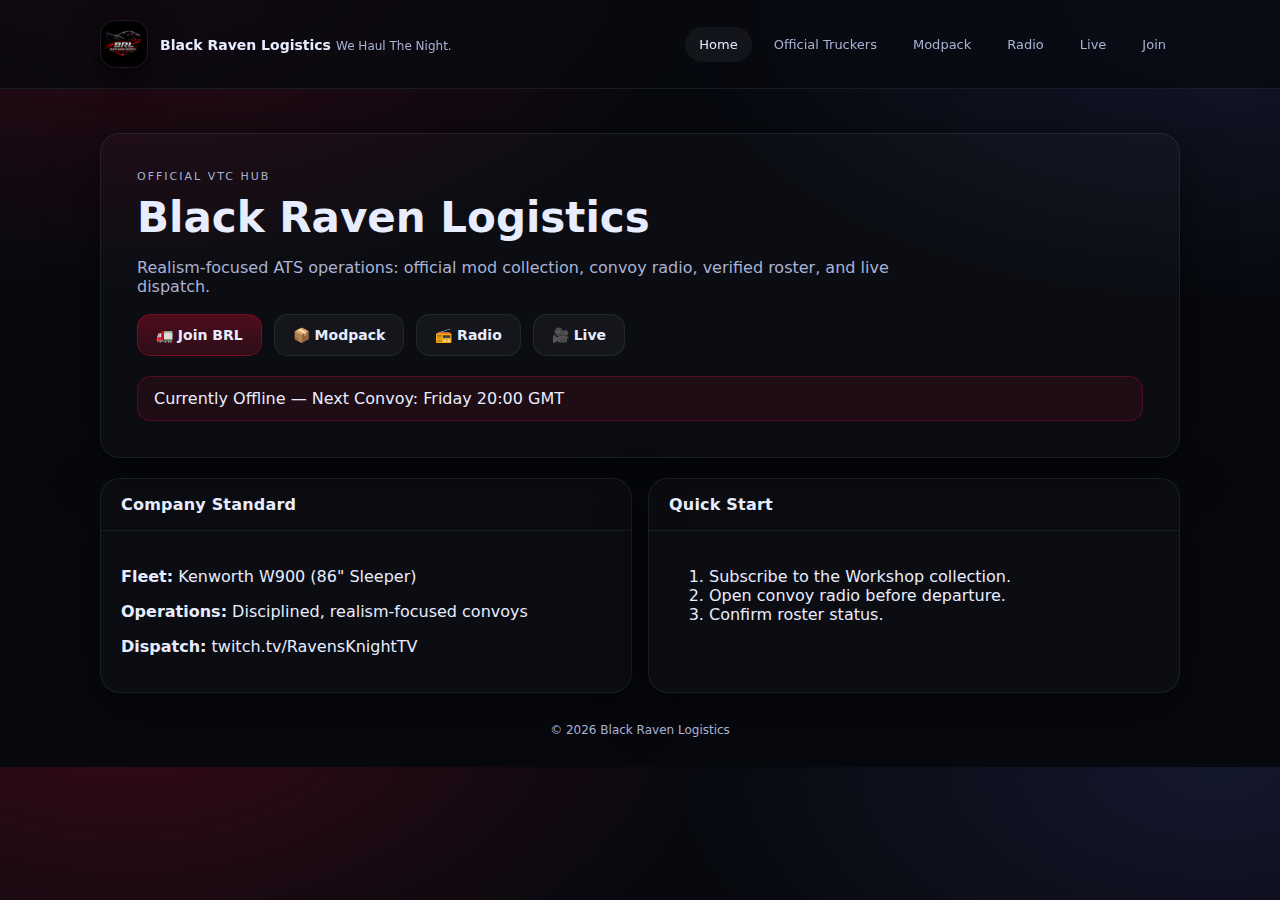
<file: index.html>
<!doctype html>
<html>
<head>
<meta charset="utf-8"/>
<meta name="viewport" content="width=device-width, initial-scale=1"/>
<title>Black Raven Logistics</title>
<link rel="stylesheet" href="style.css"/>
</head>
<body>

<header class="topbar">
<div class="container nav">
<a class="brand" href="index.html">
<div class="logoMark">
<img src="brl-bg.png" alt="BRL Logo">
</div>
<div class="brandTitle">
<b>Black Raven Logistics</b>
<span>We Haul The Night.</span>
</div>
</a>

<nav class="menu">
<a href="index.html">Home</a>
<a href="truckers.html">Official Truckers</a>
<a href="modpack.html">Modpack</a>
<a href="radio.html">Radio</a>
<a href="live.html">Live</a>
<a href="join.html">Join</a>
</nav>
</div>
</header>

<main class="container">

<section class="hero">
<div class="heroInner">
<div class="kicker">Official VTC Hub</div>
<h1 class="h1">Black Raven Logistics</h1>
<p class="sub">
Realism-focused ATS operations: official mod collection, convoy radio, verified roster, and live dispatch.
</p>

<div class="ctaRow">
<a class="btn primary" href="join.html">🚛 Join BRL</a>
<a class="btn" href="modpack.html">📦 Modpack</a>
<a class="btn" href="radio.html">📻 Radio</a>
<a class="btn" href="live.html">🎥 Live</a>
</div>

<div class="notice">
Currently Offline — Next Convoy: Friday 20:00 GMT
</div>
</div>
</section>

<section class="grid">
<div class="card span6">
<div class="cardHeader"><h2>Company Standard</h2></div>
<div class="cardBody">
<p><b>Fleet:</b> Kenworth W900 (86" Sleeper)</p>
<p><b>Operations:</b> Disciplined, realism-focused convoys</p>
<p><b>Dispatch:</b> twitch.tv/RavensKnightTV</p>
</div>
</div>

<div class="card span6">
<div class="cardHeader"><h2>Quick Start</h2></div>
<div class="cardBody">
<ol>
<li>Subscribe to the Workshop collection.</li>
<li>Open convoy radio before departure.</li>
<li>Confirm roster status.</li>
</ol>
</div>
</div>
</section>

<div class="footer">© <span id="year"></span> Black Raven Logistics</div>
</main>

<script src="site.js"></script>
</body>
</html>
</file>
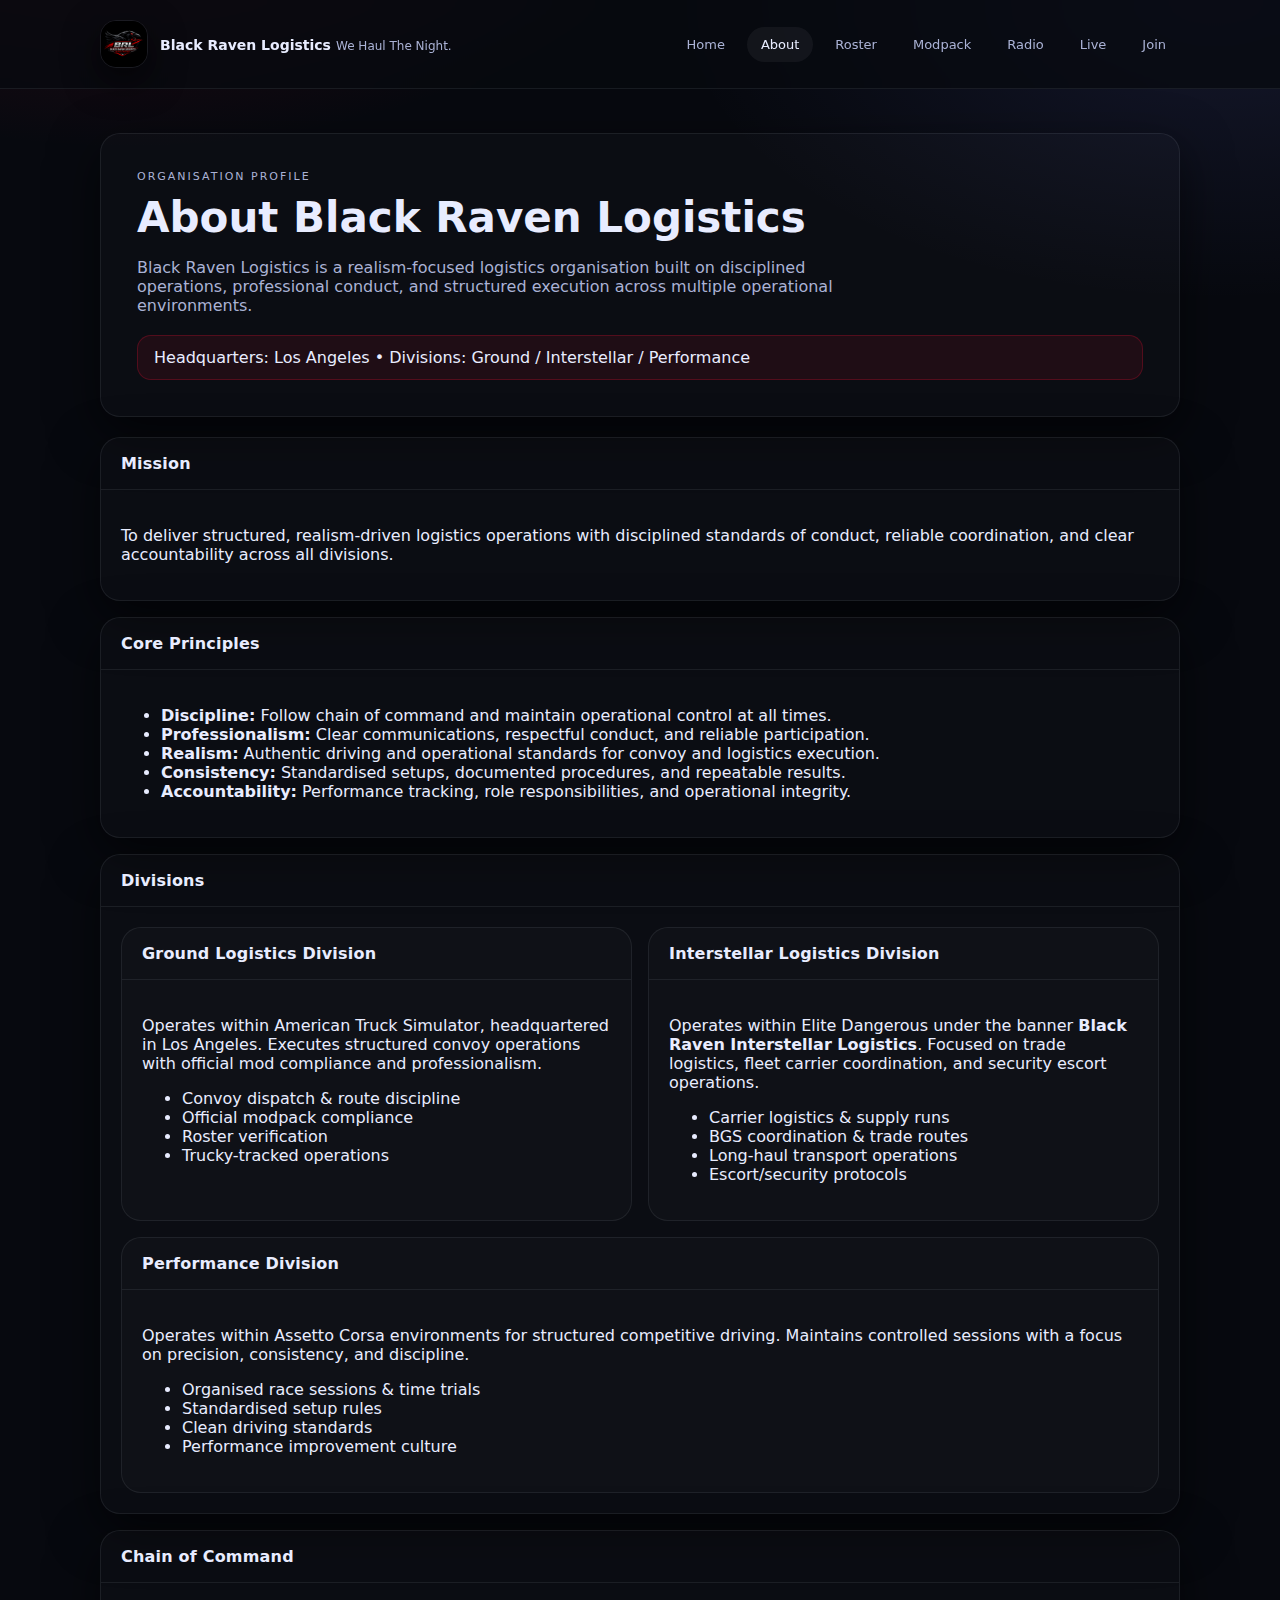
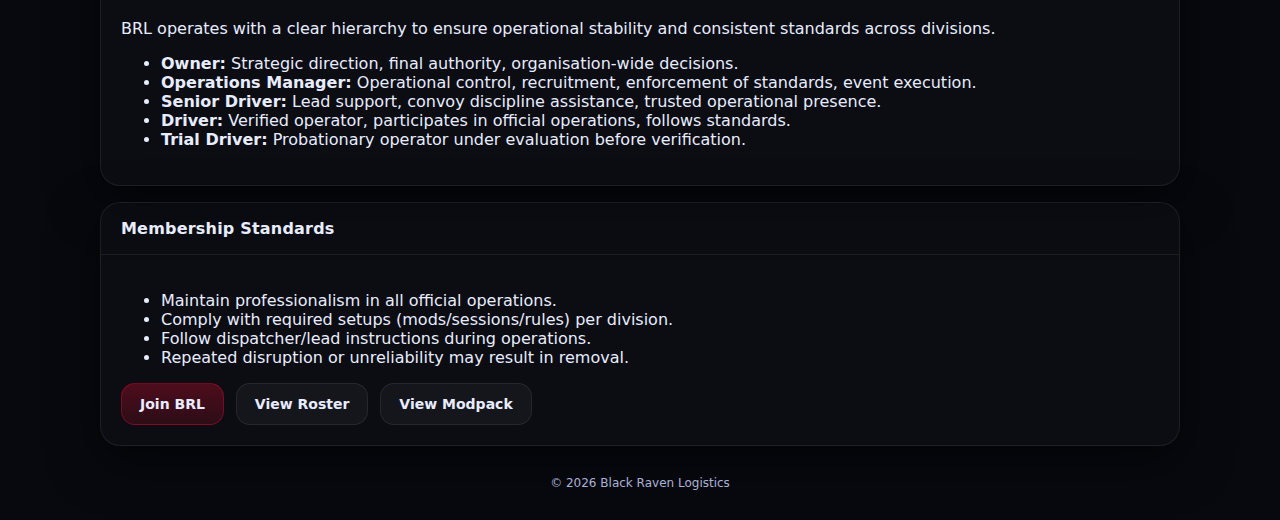
<file: about.html>
<!-- about.html -->
<!doctype html>
<html lang="en">
<head>
<meta charset="utf-8"/>
<meta name="viewport" content="width=device-width, initial-scale=1"/>
<meta name="description" content="Organisation profile, mission, principles, and command structure for Black Raven Logistics."/>
<link rel="icon" href="brl-bg.png"/>
<title>About — Black Raven Logistics</title>
<link rel="stylesheet" href="style.css"/>
</head>
<body>

<header class="topbar">
  <div class="container nav">
    <a class="brand" href="index.html">
      <div class="logoMark">
        <img src="brl-bg.png" alt="BRL Logo">
      </div>
      <div class="brandTitle">
        <b>Black Raven Logistics</b>
        <span>We Haul The Night.</span>
      </div>
    </a>

    <nav class="menu">
      <a href="index.html">Home</a>
      <a href="about.html">About</a>
      <a href="truckers.html">Roster</a>
      <a href="modpack.html">Modpack</a>
      <a href="radio.html">Radio</a>
      <a href="live.html">Live</a>
      <a href="join.html">Join</a>
    </nav>
  </div>
</header>

<main class="container">

  <section class="hero">
    <div class="heroInner">
      <div class="kicker">Organisation Profile</div>
      <h1 class="h1">About Black Raven Logistics</h1>
      <p class="sub">
        Black Raven Logistics is a realism-focused logistics organisation built on disciplined operations,
        professional conduct, and structured execution across multiple operational environments.
      </p>
      <div class="notice">
        Headquarters: Los Angeles • Divisions: Ground / Interstellar / Performance
      </div>
    </div>
  </section>

  <section class="grid">

    <div class="card span12">
      <div class="cardHeader"><h2>Mission</h2></div>
      <div class="cardBody">
        <p>
          To deliver structured, realism-driven logistics operations with disciplined standards of conduct,
          reliable coordination, and clear accountability across all divisions.
        </p>
      </div>
    </div>

    <div class="card span12">
      <div class="cardHeader"><h2>Core Principles</h2></div>
      <div class="cardBody">
        <ul>
          <li><b>Discipline:</b> Follow chain of command and maintain operational control at all times.</li>
          <li><b>Professionalism:</b> Clear communications, respectful conduct, and reliable participation.</li>
          <li><b>Realism:</b> Authentic driving and operational standards for convoy and logistics execution.</li>
          <li><b>Consistency:</b> Standardised setups, documented procedures, and repeatable results.</li>
          <li><b>Accountability:</b> Performance tracking, role responsibilities, and operational integrity.</li>
        </ul>
      </div>
    </div>

    <div class="card span12">
      <div class="cardHeader"><h2>Divisions</h2></div>
      <div class="cardBody">

        <div class="grid" style="margin-top:0; gap:16px;">
          <div class="card span6" style="box-shadow:none;">
            <div class="cardHeader"><h2>Ground Logistics Division</h2></div>
            <div class="cardBody">
              <p>
                Operates within American Truck Simulator, headquartered in Los Angeles.
                Executes structured convoy operations with official mod compliance and professionalism.
              </p>
              <ul>
                <li>Convoy dispatch & route discipline</li>
                <li>Official modpack compliance</li>
                <li>Roster verification</li>
                <li>Trucky-tracked operations</li>
              </ul>
            </div>
          </div>

          <div class="card span6" style="box-shadow:none;">
            <div class="cardHeader"><h2>Interstellar Logistics Division</h2></div>
            <div class="cardBody">
              <p>
                Operates within Elite Dangerous under the banner <b>Black Raven Interstellar Logistics</b>.
                Focused on trade logistics, fleet carrier coordination, and security escort operations.
              </p>
              <ul>
                <li>Carrier logistics & supply runs</li>
                <li>BGS coordination & trade routes</li>
                <li>Long-haul transport operations</li>
                <li>Escort/security protocols</li>
              </ul>
            </div>
          </div>

          <div class="card span12" style="box-shadow:none;">
            <div class="cardHeader"><h2>Performance Division</h2></div>
            <div class="cardBody">
              <p>
                Operates within Assetto Corsa environments for structured competitive driving.
                Maintains controlled sessions with a focus on precision, consistency, and discipline.
              </p>
              <ul>
                <li>Organised race sessions & time trials</li>
                <li>Standardised setup rules</li>
                <li>Clean driving standards</li>
                <li>Performance improvement culture</li>
              </ul>
            </div>
          </div>
        </div>

      </div>
    </div>

    <div class="card span12">
      <div class="cardHeader"><h2>Chain of Command</h2></div>
      <div class="cardBody">
        <p>
          BRL operates with a clear hierarchy to ensure operational stability and consistent standards across divisions.
        </p>
        <ul>
          <li><b>Owner:</b> Strategic direction, final authority, organisation-wide decisions.</li>
          <li><b>Operations Manager:</b> Operational control, recruitment, enforcement of standards, event execution.</li>
          <li><b>Senior Driver:</b> Lead support, convoy discipline assistance, trusted operational presence.</li>
          <li><b>Driver:</b> Verified operator, participates in official operations, follows standards.</li>
          <li><b>Trial Driver:</b> Probationary operator under evaluation before verification.</li>
        </ul>
      </div>
    </div>

    <div class="card span12">
      <div class="cardHeader"><h2>Membership Standards</h2></div>
      <div class="cardBody">
        <ul>
          <li>Maintain professionalism in all official operations.</li>
          <li>Comply with required setups (mods/sessions/rules) per division.</li>
          <li>Follow dispatcher/lead instructions during operations.</li>
          <li>Repeated disruption or unreliability may result in removal.</li>
        </ul>

        <div class="ctaRow" style="margin-top:16px;">
          <a class="btn primary" href="join.html">Join BRL</a>
          <a class="btn" href="truckers.html">View Roster</a>
          <a class="btn" href="modpack.html">View Modpack</a>
        </div>
      </div>
    </div>

  </section>

  <div class="footer">© <span id="year"></span> Black Raven Logistics</div>
</main>

<script src="site.js"></script>
</body>
</html>
</file>
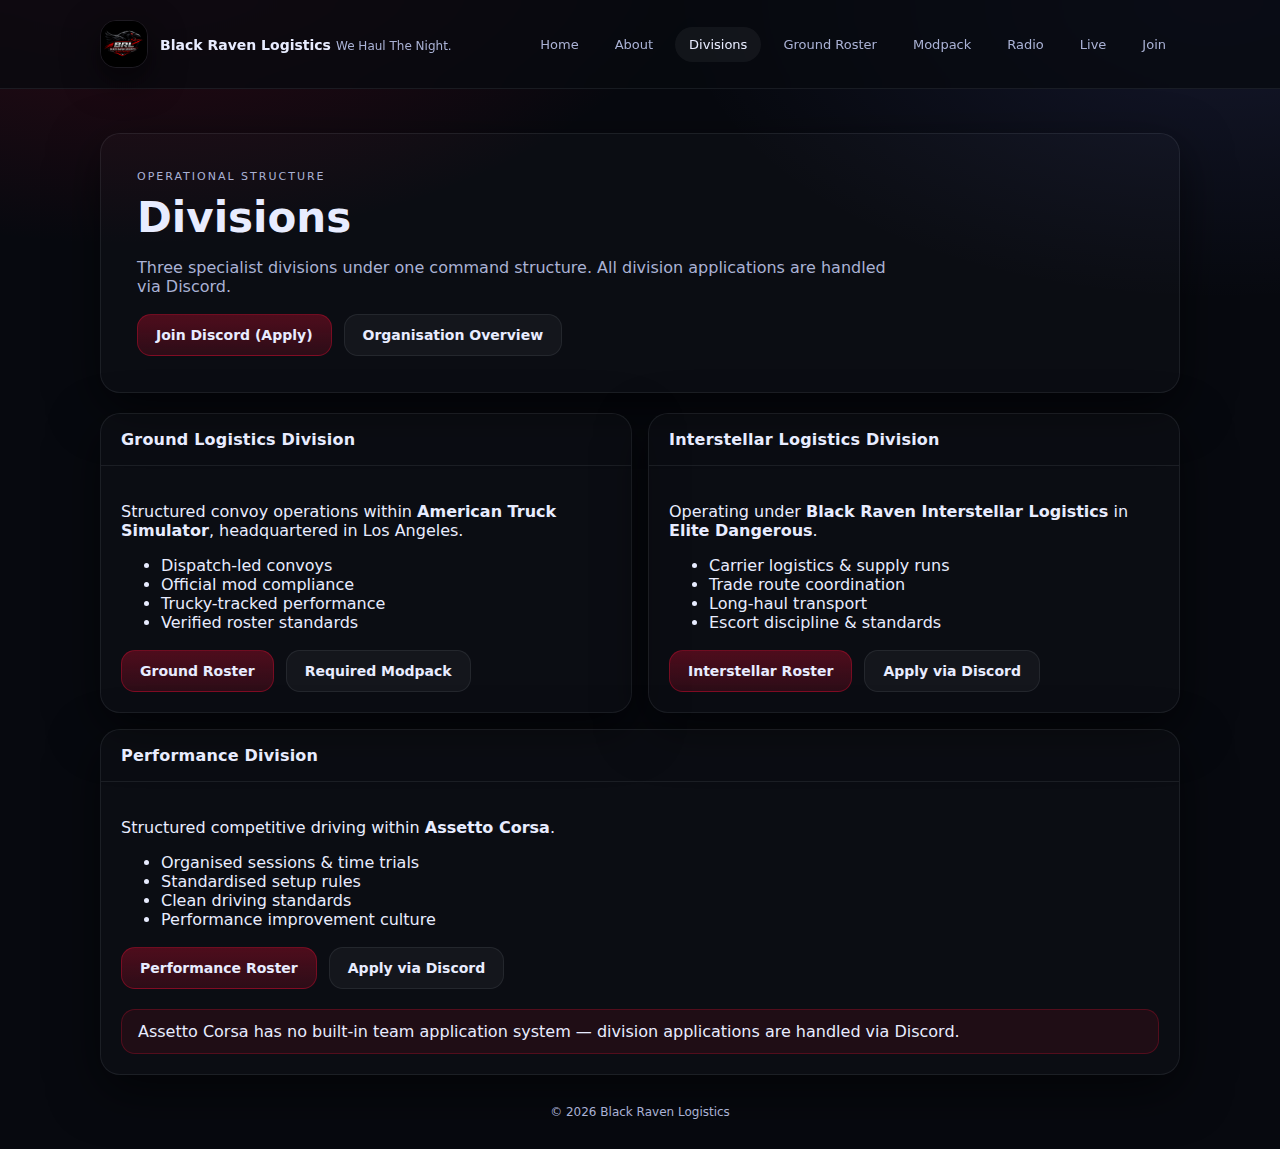
<file: divisions.html>
<!doctype html>
<html lang="en">
<head>
<meta charset="utf-8"/>
<meta name="viewport" content="width=device-width, initial-scale=1"/>
<meta name="description" content="Black Raven Logistics division structure: Ground Logistics, Interstellar Logistics, and Performance Division."/>
<link rel="icon" href="brl-bg.png"/>
<title>Divisions — Black Raven Logistics</title>
<link rel="stylesheet" href="style.css"/>
</head>
<body>

<header class="topbar">
  <div class="container nav">
    <a class="brand" href="index.html">
      <div class="logoMark"><img src="brl-bg.png" alt="BRL Logo"></div>
      <div class="brandTitle">
        <b>Black Raven Logistics</b>
        <span>We Haul The Night.</span>
      </div>
    </a>

    <nav class="menu">
      <a href="index.html">Home</a>
      <a href="about.html">About</a>
      <a href="divisions.html">Divisions</a>
      <a href="truckers.html">Ground Roster</a>
      <a href="modpack.html">Modpack</a>
      <a href="radio.html">Radio</a>
      <a href="live.html">Live</a>
      <a href="join.html">Join</a>
    </nav>
  </div>
</header>

<main class="container">

  <section class="hero">
    <div class="heroInner">
      <div class="kicker">Operational Structure</div>
      <h1 class="h1">Divisions</h1>
      <p class="sub">
        Three specialist divisions under one command structure. All division applications are handled via Discord.
      </p>
      <div class="ctaRow">
        <a class="btn primary" href="join.html">Join Discord (Apply)</a>
        <a class="btn" href="about.html">Organisation Overview</a>
      </div>
    </div>
  </section>

  <section class="grid">

    <div class="card span6">
      <div class="cardHeader"><h2>Ground Logistics Division</h2></div>
      <div class="cardBody">
        <p>
          Structured convoy operations within <b>American Truck Simulator</b>, headquartered in Los Angeles.
        </p>
        <ul>
          <li>Dispatch-led convoys</li>
          <li>Official mod compliance</li>
          <li>Trucky-tracked performance</li>
          <li>Verified roster standards</li>
        </ul>
        <div class="ctaRow">
          <a class="btn primary" href="truckers.html">Ground Roster</a>
          <a class="btn" href="modpack.html">Required Modpack</a>
        </div>
      </div>
    </div>

    <div class="card span6">
      <div class="cardHeader"><h2>Interstellar Logistics Division</h2></div>
      <div class="cardBody">
        <p>
          Operating under <b>Black Raven Interstellar Logistics</b> in <b>Elite Dangerous</b>.
        </p>
        <ul>
          <li>Carrier logistics & supply runs</li>
          <li>Trade route coordination</li>
          <li>Long-haul transport</li>
          <li>Escort discipline & standards</li>
        </ul>
        <div class="ctaRow">
          <a class="btn primary" href="interstellar_roster.html">Interstellar Roster</a>
          <a class="btn" href="join.html">Apply via Discord</a>
        </div>
      </div>
    </div>

    <div class="card span12">
      <div class="cardHeader"><h2>Performance Division</h2></div>
      <div class="cardBody">
        <p>
          Structured competitive driving within <b>Assetto Corsa</b>.
        </p>
        <ul>
          <li>Organised sessions & time trials</li>
          <li>Standardised setup rules</li>
          <li>Clean driving standards</li>
          <li>Performance improvement culture</li>
        </ul>
        <div class="ctaRow">
          <a class="btn primary" href="performance_roster.html">Performance Roster</a>
          <a class="btn" href="join.html">Apply via Discord</a>
        </div>
        <div class="notice">
          Assetto Corsa has no built-in team application system — division applications are handled via Discord.
        </div>
      </div>
    </div>

  </section>

  <div class="footer">© <span id="year"></span> Black Raven Logistics</div>
</main>

<script src="site.js"></script>
</body>
</html>
</file>
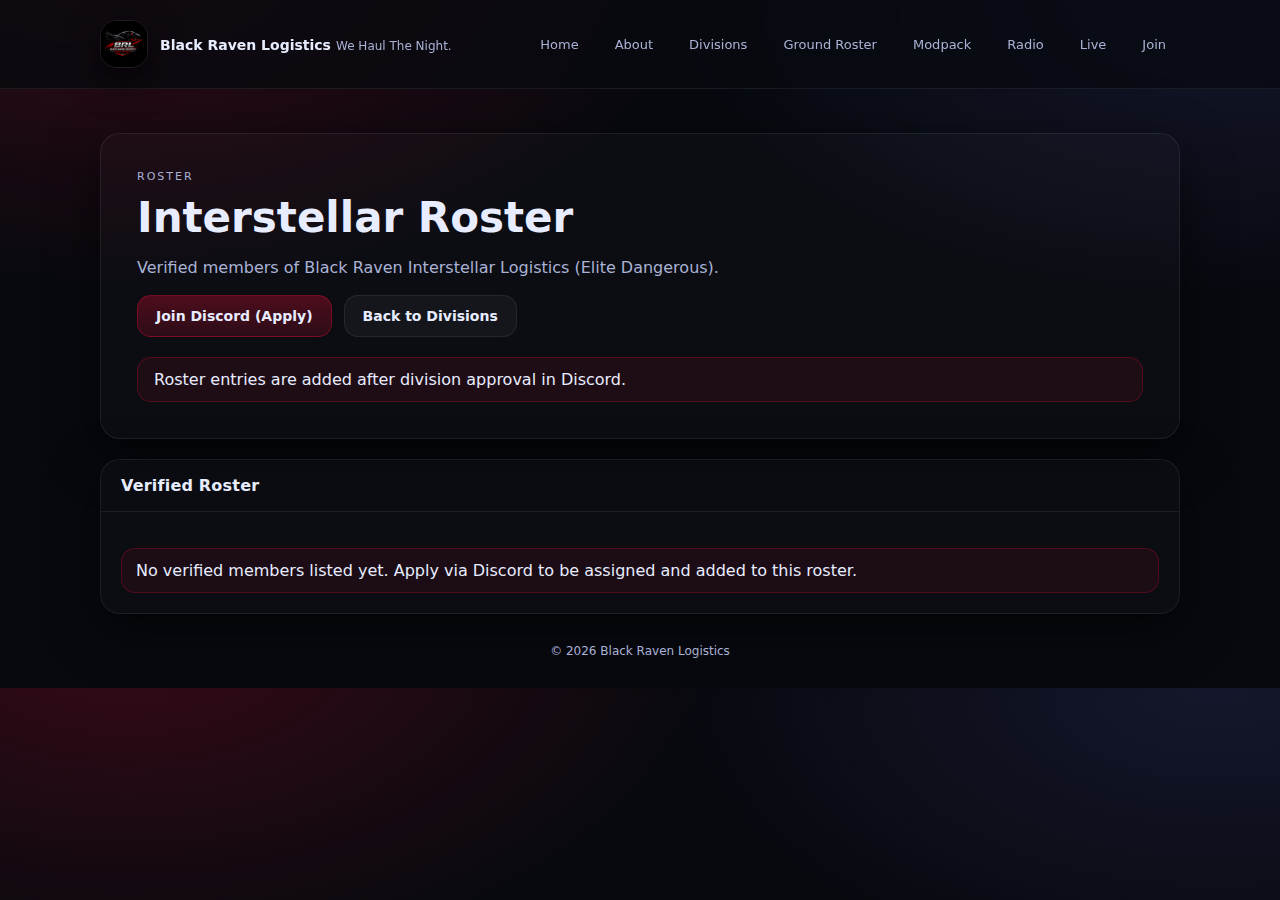
<file: interstellar_roster.html>
<!doctype html>
<html lang="en">
<head>
<meta charset="utf-8"/>
<meta name="viewport" content="width=device-width, initial-scale=1"/>
<meta name="description" content="Verified interstellar roster for Black Raven Interstellar Logistics (Elite Dangerous)." />
<link rel="icon" href="brl-bg.png"/>
<title>Interstellar Roster — Black Raven Logistics</title>
<link rel="stylesheet" href="style.css"/>
</head>
<body>

<header class="topbar">
  <div class="container nav">
    <a class="brand" href="index.html">
      <div class="logoMark"><img src="brl-bg.png" alt="BRL Logo"></div>
      <div class="brandTitle">
        <b>Black Raven Logistics</b>
        <span>We Haul The Night.</span>
      </div>
    </a>

    <nav class="menu">
      <a href="index.html">Home</a>
      <a href="about.html">About</a>
      <a href="divisions.html">Divisions</a>
      <a href="truckers.html">Ground Roster</a>
      <a href="modpack.html">Modpack</a>
      <a href="radio.html">Radio</a>
      <a href="live.html">Live</a>
      <a href="join.html">Join</a>
    </nav>
  </div>
</header>

<main class="container">

  <section class="hero">
    <div class="heroInner">
      <div class="kicker">Roster</div>
      <h1 class="h1">Interstellar Roster</h1>
      <p class="sub">Verified members of Black Raven Interstellar Logistics (Elite Dangerous).</p>
      <div class="ctaRow">
        <a class="btn primary" href="join.html">Join Discord (Apply)</a>
        <a class="btn" href="divisions.html">Back to Divisions</a>
      </div>
      <div class="notice">Roster entries are added after division approval in Discord.</div>
    </div>
  </section>

  <section class="grid">
    <div class="card span12">
      <div class="cardHeader"><h2>Verified Roster</h2></div>
      <div class="cardBody">

        <div class="rosterGrid">
          <!-- Add members here using the same card format -->
        </div>

        <div class="rosterNotice">
          No verified members listed yet. Apply via Discord to be assigned and added to this roster.
        </div>

      </div>
    </div>
  </section>

  <div class="footer">© <span id="year"></span> Black Raven Logistics</div>
</main>

<script src="site.js"></script>
</body>
</html>
</file>
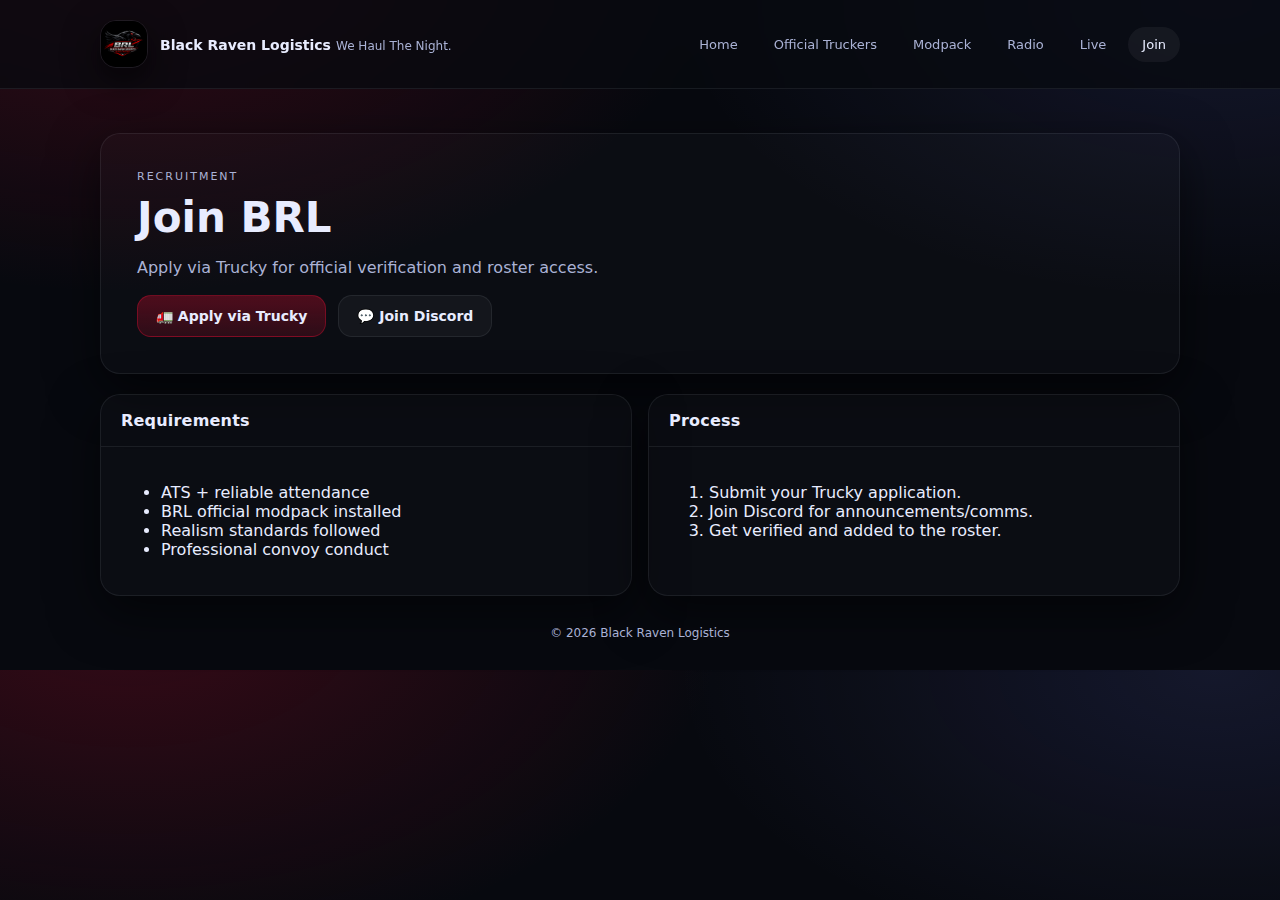
<file: join.html>
<!-- join.html -->
<!doctype html>
<html lang="en">
<head>
<meta charset="utf-8"/>
<meta name="viewport" content="width=device-width, initial-scale=1"/>
<meta name="description" content="Apply to Black Raven Logistics via Trucky and join Discord for verification, announcements, and official operations."/>
<link rel="icon" href="brl-bg.png"/>
<title>Join — BRL</title>
<link rel="stylesheet" href="style.css"/>
</head>
<body>

<header class="topbar">
<div class="container nav">
<a class="brand" href="index.html">
  <div class="logoMark"><img src="brl-bg.png" alt="BRL Logo"></div>
  <div class="brandTitle">
    <b>Black Raven Logistics</b>
    <span>We Haul The Night.</span>
  </div>
</a>

<nav class="menu">
  <a href="index.html">Home</a>
  <a href="truckers.html">Official Truckers</a>
  <a href="modpack.html">Modpack</a>
  <a href="radio.html">Radio</a>
  <a href="live.html">Live</a>
  <a href="join.html">Join</a>
</nav>
</div>
</header>

<main class="container">

<section class="hero">
  <div class="heroInner">
    <div class="kicker">Recruitment</div>
    <h1 class="h1">Join BRL</h1>
    <p class="sub">Apply via Trucky for official verification and roster access.</p>

    <div class="ctaRow">
      <a class="btn primary"
         href="https://hub.truckyapp.com/vtc/black-raven-logistics/apply"
         target="_blank" rel="noopener">🚛 Apply via Trucky</a>

      <a class="btn"
         href="https://discord.gg/CtYR7gnDv9"
         target="_blank" rel="noopener">💬 Join Discord</a>
    </div>
  </div>
</section>

<section class="grid">
  <div class="card span6">
    <div class="cardHeader"><h2>Requirements</h2></div>
    <div class="cardBody">
      <ul>
        <li>ATS + reliable attendance</li>
        <li>BRL official modpack installed</li>
        <li>Realism standards followed</li>
        <li>Professional convoy conduct</li>
      </ul>
    </div>
  </div>

  <div class="card span6">
    <div class="cardHeader"><h2>Process</h2></div>
    <div class="cardBody">
      <ol>
        <li>Submit your Trucky application.</li>
        <li>Join Discord for announcements/comms.</li>
        <li>Get verified and added to the roster.</li>
      </ol>
    </div>
  </div>
</section>

<div class="footer">© <span id="year"></span> Black Raven Logistics</div>
</main>

<script src="site.js"></script>
</body>
</html>
</file>
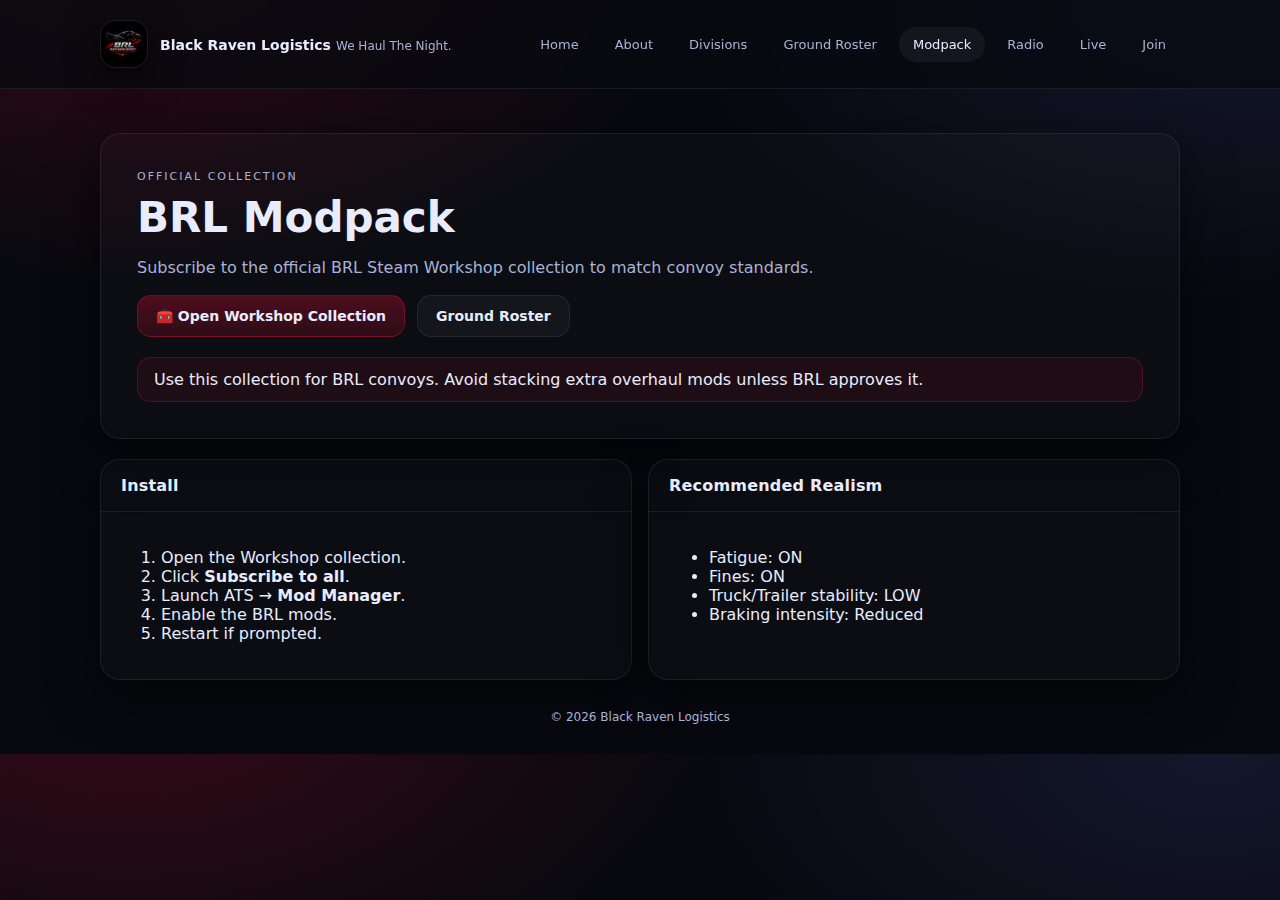
<file: modpack.html>
<!doctype html>
<html lang="en">
<head>
<meta charset="utf-8"/>
<meta name="viewport" content="width=device-width, initial-scale=1"/>
<meta name="description" content="Official BRL Steam Workshop modpack collection and recommended realism settings for convoy compliance."/>
<link rel="icon" href="brl-bg.png"/>
<title>Modpack — Black Raven Logistics</title>
<link rel="stylesheet" href="style.css"/>
</head>
<body>

<header class="topbar">
  <div class="container nav">
    <a class="brand" href="index.html">
      <div class="logoMark"><img src="brl-bg.png" alt="BRL Logo"></div>
      <div class="brandTitle">
        <b>Black Raven Logistics</b>
        <span>We Haul The Night.</span>
      </div>
    </a>

    <nav class="menu">
      <a href="index.html">Home</a>
      <a href="about.html">About</a>
      <a href="divisions.html">Divisions</a>
      <a href="truckers.html">Ground Roster</a>
      <a href="modpack.html">Modpack</a>
      <a href="radio.html">Radio</a>
      <a href="live.html">Live</a>
      <a href="join.html">Join</a>
    </nav>
  </div>
</header>

<main class="container">

  <section class="hero">
    <div class="heroInner">
      <div class="kicker">Official Collection</div>
      <h1 class="h1">BRL Modpack</h1>
      <p class="sub">Subscribe to the official BRL Steam Workshop collection to match convoy standards.</p>

      <div class="ctaRow">
        <a class="btn primary" href="https://steamcommunity.com/sharedfiles/filedetails/?id=3674963754" target="_blank" rel="noopener">🧰 Open Workshop Collection</a>
        <a class="btn" href="truckers.html">Ground Roster</a>
      </div>

      <div class="notice">
        Use this collection for BRL convoys. Avoid stacking extra overhaul mods unless BRL approves it.
      </div>
    </div>
  </section>

  <section class="grid">
    <div class="card span6">
      <div class="cardHeader"><h2>Install</h2></div>
      <div class="cardBody">
        <ol>
          <li>Open the Workshop collection.</li>
          <li>Click <b>Subscribe to all</b>.</li>
          <li>Launch ATS → <b>Mod Manager</b>.</li>
          <li>Enable the BRL mods.</li>
          <li>Restart if prompted.</li>
        </ol>
      </div>
    </div>

    <div class="card span6">
      <div class="cardHeader"><h2>Recommended Realism</h2></div>
      <div class="cardBody">
        <ul>
          <li>Fatigue: ON</li>
          <li>Fines: ON</li>
          <li>Truck/Trailer stability: LOW</li>
          <li>Braking intensity: Reduced</li>
        </ul>
      </div>
    </div>
  </section>

  <div class="footer">© <span id="year"></span> Black Raven Logistics</div>
</main>

<script src="site.js"></script>
</body>
</html>
</file>
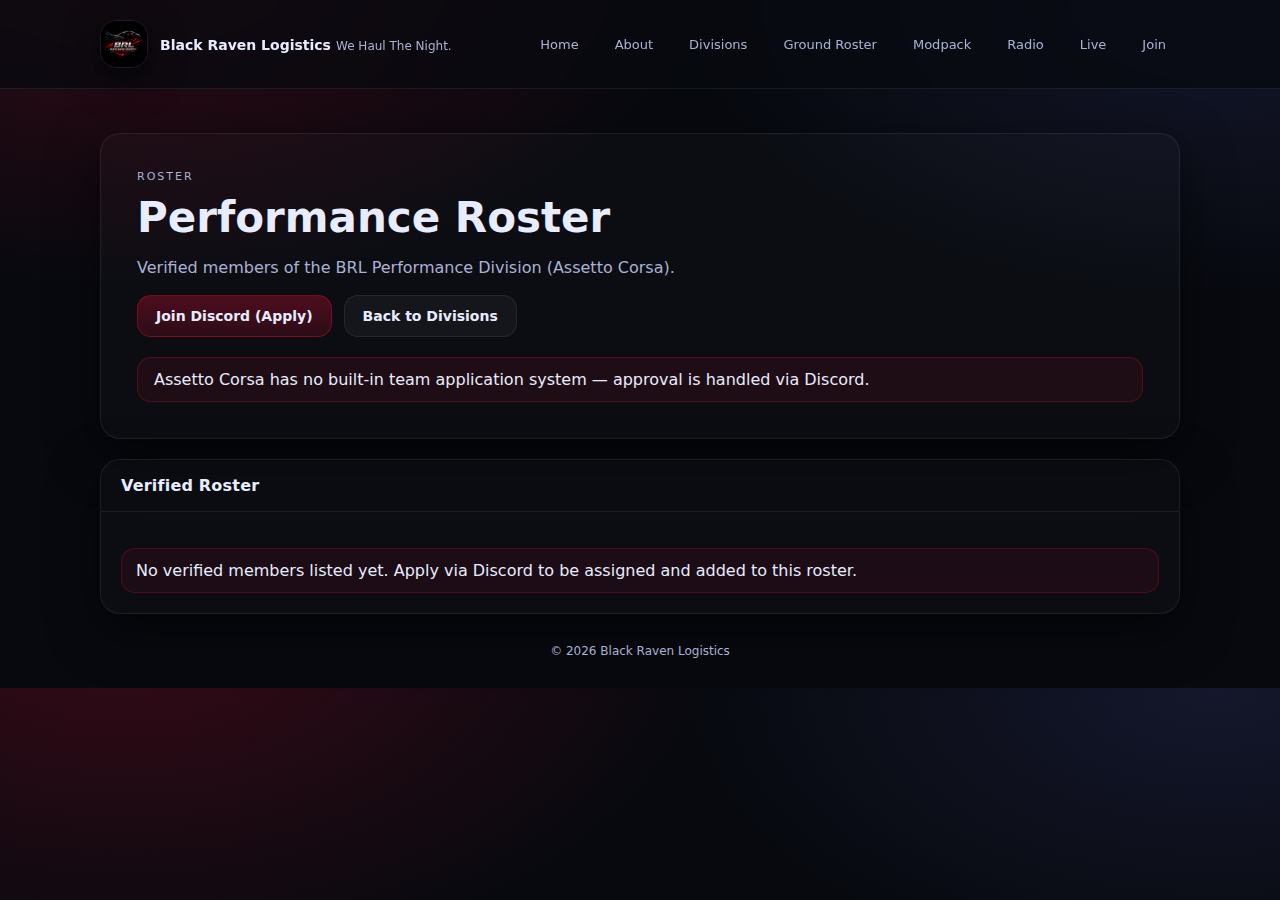
<file: performance_roster.html>
<!doctype html>
<html lang="en">
<head>
<meta charset="utf-8"/>
<meta name="viewport" content="width=device-width, initial-scale=1"/>
<meta name="description" content="Verified performance roster for Black Raven Logistics (Assetto Corsa)." />
<link rel="icon" href="brl-bg.png"/>
<title>Performance Roster — Black Raven Logistics</title>
<link rel="stylesheet" href="style.css"/>
</head>
<body>

<header class="topbar">
  <div class="container nav">
    <a class="brand" href="index.html">
      <div class="logoMark"><img src="brl-bg.png" alt="BRL Logo"></div>
      <div class="brandTitle">
        <b>Black Raven Logistics</b>
        <span>We Haul The Night.</span>
      </div>
    </a>

    <nav class="menu">
      <a href="index.html">Home</a>
      <a href="about.html">About</a>
      <a href="divisions.html">Divisions</a>
      <a href="truckers.html">Ground Roster</a>
      <a href="modpack.html">Modpack</a>
      <a href="radio.html">Radio</a>
      <a href="live.html">Live</a>
      <a href="join.html">Join</a>
    </nav>
  </div>
</header>

<main class="container">

  <section class="hero">
    <div class="heroInner">
      <div class="kicker">Roster</div>
      <h1 class="h1">Performance Roster</h1>
      <p class="sub">Verified members of the BRL Performance Division (Assetto Corsa).</p>
      <div class="ctaRow">
        <a class="btn primary" href="join.html">Join Discord (Apply)</a>
        <a class="btn" href="divisions.html">Back to Divisions</a>
      </div>
      <div class="notice">Assetto Corsa has no built-in team application system — approval is handled via Discord.</div>
    </div>
  </section>

  <section class="grid">
    <div class="card span12">
      <div class="cardHeader"><h2>Verified Roster</h2></div>
      <div class="cardBody">

        <div class="rosterGrid">
          <!-- Add members here using the same card format -->
        </div>

        <div class="rosterNotice">
          No verified members listed yet. Apply via Discord to be assigned and added to this roster.
        </div>

      </div>
    </div>
  </section>

  <div class="footer">© <span id="year"></span> Black Raven Logistics</div>
</main>

<script src="site.js"></script>
</body>
</html>
</file>
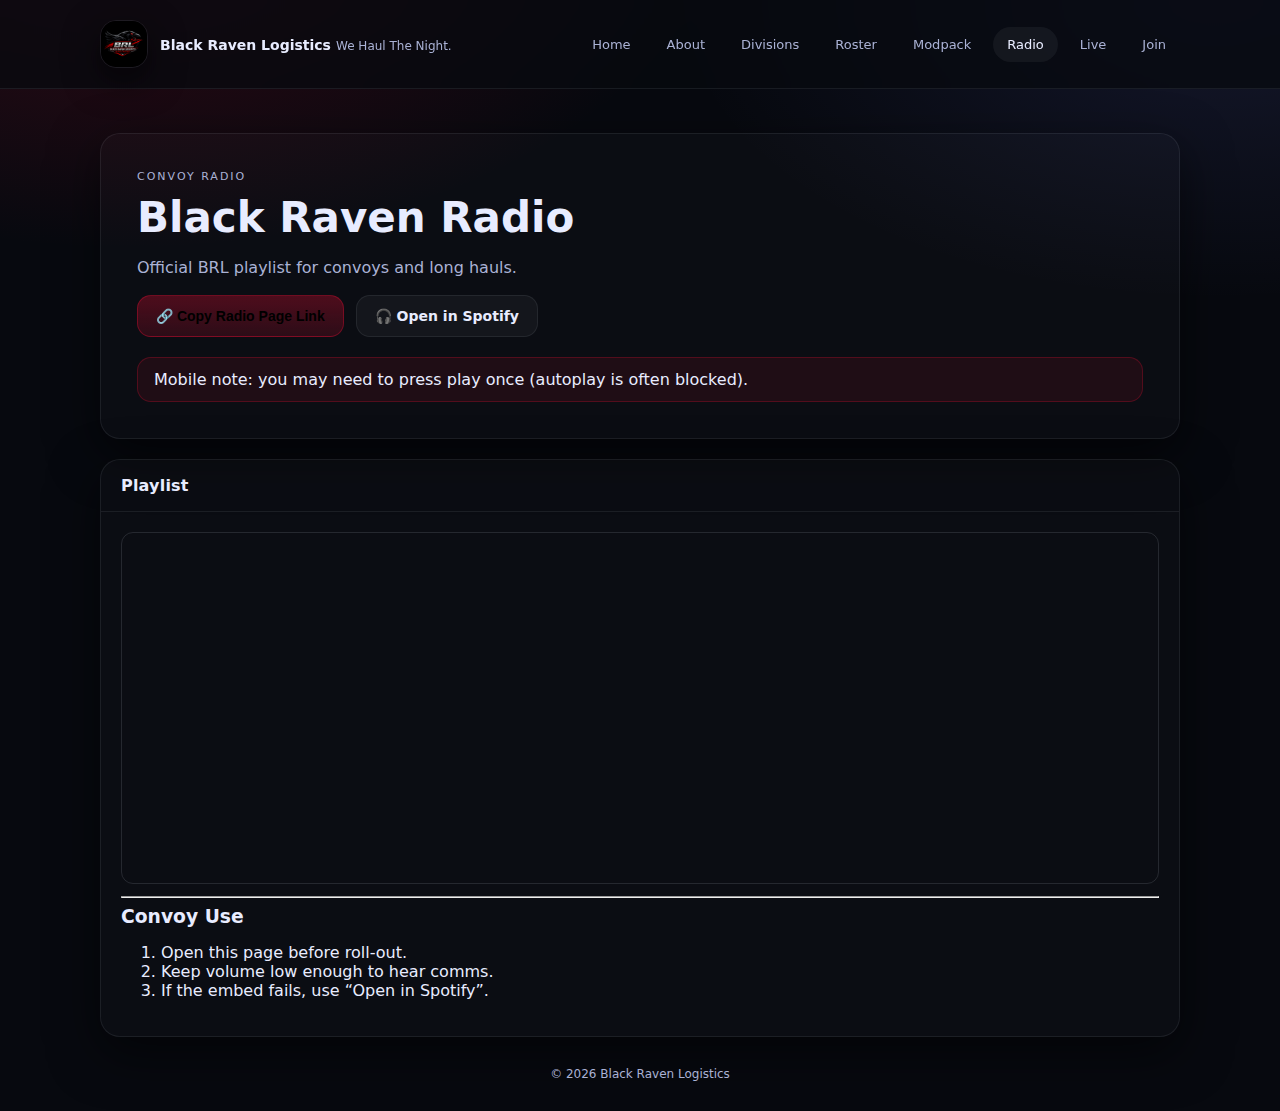
<file: radio.html>
<!-- radio.html -->
<!doctype html>
<html lang="en">
<head>
<meta charset="utf-8"/>
<meta name="viewport" content="width=device-width, initial-scale=1"/>
<meta name="description" content="Black Raven Radio: the official BRL playlist for convoys and long hauls."/>
<link rel="icon" href="brl-bg.png"/>
<title>Radio — BRL</title>
<link rel="stylesheet" href="style.css"/>
</head>
<body>

<header class="topbar">
<div class="container nav">
<a class="brand" href="index.html">
<div class="logoMark">
<img src="brl-bg.png" alt="BRL Logo">
</div>
<div class="brandTitle">
<b>Black Raven Logistics</b>
<span>We Haul The Night.</span>
</div>
</a>

<nav class="menu">
  <a href="index.html">Home</a>
  <a href="about.html">About</a>
  <a href="divisions.html">Divisions</a>
  <a href="truckers.html">Roster</a>
  <a href="modpack.html">Modpack</a>
  <a href="radio.html">Radio</a>
  <a href="live.html">Live</a>
  <a href="join.html">Join</a>
</nav>
</div>
</header>

<main class="container">

<section class="hero">
<div class="heroInner">
<div class="kicker">Convoy Radio</div>
<h1 class="h1">Black Raven Radio</h1>
<p class="sub">
Official BRL playlist for convoys and long hauls.
</p>

<div class="ctaRow">
<button class="btn primary" id="copyLinkBtn">🔗 Copy Radio Page Link</button>
<a class="btn"
   href="https://open.spotify.com/playlist/2PdFIwe0DqA70Lt05RCeHo"
   target="_blank" rel="noopener">
🎧 Open in Spotify
</a>
</div>

<div class="notice">
Mobile note: you may need to press play once (autoplay is often blocked).
</div>
</div>
</section>

<section class="grid">
<div class="card">
<div class="cardHeader"><h2>Playlist</h2></div>
<div class="cardBody">

<iframe
  data-testid="embed-iframe"
  style="border-radius:12px; border:1px solid rgba(232,236,255,0.12); width:100%; height:352px;"
  src="https://open.spotify.com/embed/playlist/2PdFIwe0DqA70Lt05RCeHo?utm_source=generator&theme=0"
  frameborder="0"
  allowfullscreen=""
  allow="autoplay; clipboard-write; encrypted-media; fullscreen; picture-in-picture"
  loading="lazy"></iframe>

<hr class="sep"/>

<h3 style="margin:0 0 8px 0;">Convoy Use</h3>
<ol>
<li>Open this page before roll-out.</li>
<li>Keep volume low enough to hear comms.</li>
<li>If the embed fails, use “Open in Spotify”.</li>
</ol>

</div>
</div>
</section>

<div class="footer">© <span id="year"></span> Black Raven Logistics</div>
</main>

<script src="site.js"></script>
<script>
document.getElementById("copyLinkBtn").addEventListener("click", async () => {
  const url = window.location.href;
  try{
    await navigator.clipboard.writeText(url);
    const btn = document.getElementById("copyLinkBtn");
    const old = btn.textContent;
    btn.textContent = "✅ Copied!";
    setTimeout(()=>btn.textContent = old, 1200);
  }catch{
    prompt("Copy this link:", url);
  }
});
</script>
</body>
</html>
</file>
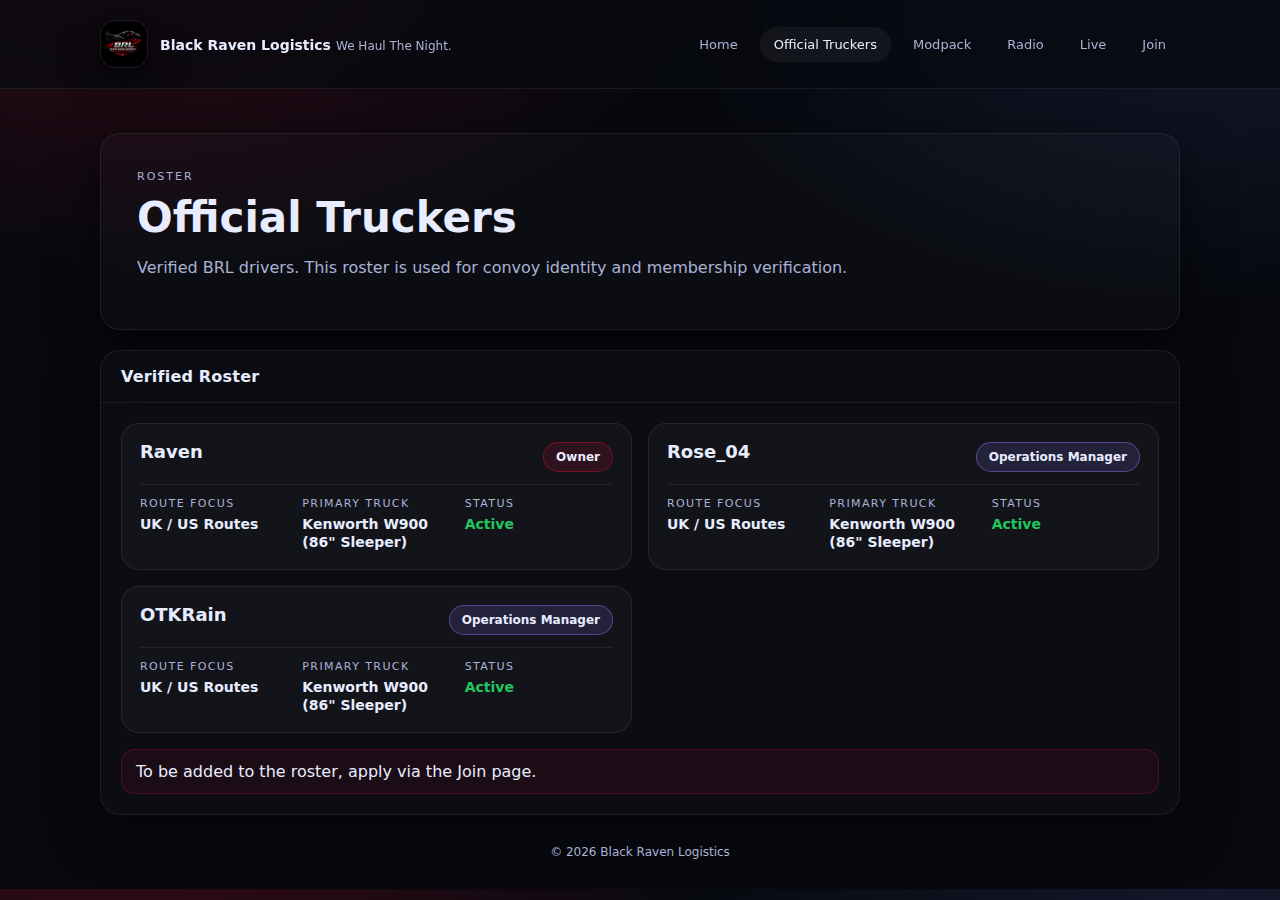
<file: truckers.html>
<!doctype html>
<html>
<head>
<meta charset="utf-8"/>
<meta name="viewport" content="width=device-width, initial-scale=1"/>
<title>Official Truckers — BRL</title>
<link rel="stylesheet" href="style.css"/>
</head>
<body>

<header class="topbar">
<div class="container nav">
<a class="brand" href="index.html">
<div class="logoMark">
<img src="brl-bg.png" alt="BRL Logo">
</div>
<div class="brandTitle">
<b>Black Raven Logistics</b>
<span>We Haul The Night.</span>
</div>
</a>

<nav class="menu">
<a href="index.html">Home</a>
<a href="truckers.html">Official Truckers</a>
<a href="modpack.html">Modpack</a>
<a href="radio.html">Radio</a>
<a href="live.html">Live</a>
<a href="join.html">Join</a>
</nav>
</div>
</header>

<main class="container">

<section class="hero">
<div class="heroInner">
<div class="kicker">Roster</div>
<h1 class="h1">Official Truckers</h1>
<p class="sub">
Verified BRL drivers. This roster is used for convoy identity and membership verification.
</p>
</div>
</section>

<section class="grid">
<div class="card span12">
<div class="cardHeader"><h2>Verified Roster</h2></div>
<div class="cardBody">

<div class="rosterGrid">

  <!-- Raven -->
  <div class="driverCard">
    <div class="driverTop">
      <div class="driverName">Raven</div>
      <div class="driverRole role-owner">Owner</div>
    </div>

    <div class="driverMeta">
      <div class="metaBlock">
        <div class="metaLabel">Route Focus</div>
        <div class="metaValue">UK / US Routes</div>
      </div>

      <div class="metaBlock">
        <div class="metaLabel">Primary Truck</div>
        <div class="metaValue">Kenworth W900 (86&quot; Sleeper)</div>
      </div>

      <div class="metaBlock">
        <div class="metaLabel">Status</div>
        <div class="metaValue status-active">Active</div>
      </div>
    </div>
  </div>

  <!-- Rose_04 -->
  <div class="driverCard">
    <div class="driverTop">
      <div class="driverName">Rose_04</div>
      <div class="driverRole role-ops">Operations Manager</div>
    </div>

    <div class="driverMeta">
      <div class="metaBlock">
        <div class="metaLabel">Route Focus</div>
        <div class="metaValue">UK / US Routes</div>
      </div>

      <div class="metaBlock">
        <div class="metaLabel">Primary Truck</div>
        <div class="metaValue">Kenworth W900 (86&quot; Sleeper)</div>
      </div>

      <div class="metaBlock">
        <div class="metaLabel">Status</div>
        <div class="metaValue status-active">Active</div>
      </div>
    </div>
  </div>

  <!-- OTKRain -->
  <div class="driverCard">
    <div class="driverTop">
      <div class="driverName">OTKRain</div>
      <div class="driverRole role-ops">Operations Manager</div>
    </div>

    <div class="driverMeta">
      <div class="metaBlock">
        <div class="metaLabel">Route Focus</div>
        <div class="metaValue">UK / US Routes</div>
      </div>

      <div class="metaBlock">
        <div class="metaLabel">Primary Truck</div>
        <div class="metaValue">Kenworth W900 (86&quot; Sleeper)</div>
      </div>

      <div class="metaBlock">
        <div class="metaLabel">Status</div>
        <div class="metaValue status-active">Active</div>
      </div>
    </div>
  </div>

</div>

<div class="rosterNotice">
To be added to the roster, apply via the Join page.
</div>

</div>
</div>
</section>

<div class="footer">© <span id="year"></span> Black Raven Logistics</div>
</main>

<script src="site.js"></script>
</body>
</html>
</file>
<file: style.css>
:root{
  --bg:#07090f;
  --panel:#0d1120;
  --panel2: rgba(255,255,255,0.02);
  --text:#e8ecff;
  --muted:#aab2d5;
  --accent:#b40d2b;
  --line:rgba(232,236,255,0.08);
  --shadow: 0 16px 50px rgba(0,0,0,0.55);
  --radius: 20px;
  --max: 1120px;
}

*{ box-sizing:border-box; }
body{
  margin:0;
  font-family: system-ui, -apple-system, Segoe UI, Roboto, Ubuntu, Arial;
  color:var(--text);
  background:
    radial-gradient(1000px 600px at 10% -10%, rgba(180,13,43,0.28), transparent 60%),
    radial-gradient(900px 500px at 95% 0%, rgba(120,130,255,0.12), transparent 60%),
    var(--bg);
}

a{ text-decoration:none; color:inherit; }

.container{
  max-width:var(--max);
  margin:0 auto;
  padding:20px;
}

.topbar{
  position:sticky;
  top:0;
  backdrop-filter: blur(12px);
  background:rgba(7,9,15,0.75);
  border-bottom:1px solid var(--line);
  z-index:10;
}

.nav{
  display:flex;
  justify-content:space-between;
  align-items:center;
  gap:16px;
  flex-wrap:wrap;
}

.brand{
  display:flex;
  align-items:center;
  gap:12px;
}

.logoMark{
  width:48px;
  height:48px;
  border-radius:16px;
  overflow:hidden;
  border:1px solid var(--line);
  box-shadow:0 12px 35px rgba(0,0,0,0.6);
}
.logoMark img{
  width:100%;
  height:100%;
  object-fit:cover;
}

.brandTitle b{ font-size:14px; }
.brandTitle span{
  font-size:12px;
  color:var(--muted);
}

.menu{
  display:flex;
  gap:8px;
  flex-wrap:wrap;
}

.menu a{
  padding:10px 14px;
  border-radius:999px;
  font-size:13px;
  color:var(--muted);
  transition:0.15s ease;
}

.menu a.active,
.menu a:hover{
  background:rgba(255,255,255,0.05);
  color:var(--text);
}

.hero{
  margin-top:24px;
  border:1px solid var(--line);
  border-radius:var(--radius);
  background:var(--panel2);
  box-shadow:var(--shadow);
}

.heroInner{ padding:36px; }

.kicker{
  font-size:11px;
  text-transform:uppercase;
  letter-spacing:2px;
  color:var(--muted);
}

.h1{
  font-size:42px;
  margin:10px 0 14px 0;
}

.sub{
  color:var(--muted);
  max-width:760px;
}

.ctaRow{
  display:flex;
  gap:12px;
  flex-wrap:wrap;
  margin-top:18px;
}

.btn{
  padding:12px 18px;
  border-radius:14px;
  border:1px solid var(--line);
  background:rgba(255,255,255,0.04);
  font-weight:650;
  font-size:14px;
  transition:0.15s ease;
  display:inline-flex;
  align-items:center;
  gap:10px;
}

.btn.primary{
  background:linear-gradient(180deg, rgba(180,13,43,0.4), rgba(180,13,43,0.2));
  border-color:rgba(180,13,43,0.5);
}

.btn:hover{ transform:translateY(-2px); }

.notice{
  margin-top:20px;
  padding:12px 16px;
  border-radius:14px;
  border:1px solid rgba(180,13,43,0.35);
  background:rgba(180,13,43,0.12);
}

.grid{
  display:grid;
  grid-template-columns:repeat(12,1fr);
  gap:16px;
  margin-top:20px;
}

.card{
  grid-column:span 12;
  border:1px solid var(--line);
  border-radius:var(--radius);
  background:var(--panel2);
  box-shadow:var(--shadow);
}

.cardHeader{
  padding:16px 20px;
  border-bottom:1px solid var(--line);
  display:flex;
  justify-content:space-between;
  align-items:center;
  gap:12px;
}

.cardHeader h2{
  margin:0;
  font-size:16px;
  letter-spacing:0.2px;
}

.cardBody{ padding:20px; }

@media(min-width:900px){
  .span6{ grid-column:span 6; }
  .span4{ grid-column:span 4; }
  .span8{ grid-column:span 8; }
  .span12{ grid-column:span 12; }
}

.footer{
  text-align:center;
  margin:30px 0 10px;
  color:var(--muted);
  font-size:12px;
}

.embed{
  width:100%;
  aspect-ratio:16/9;
  border-radius:var(--radius);
  overflow:hidden;
  border:1px solid var(--line);
}

/* Trucky stat cards */
.statsGrid{
  display:grid;
  grid-template-columns: repeat(2, minmax(0, 1fr));
  gap:12px;
}
@media(min-width:900px){
  .statsGrid{ grid-template-columns: repeat(4, minmax(0, 1fr)); }
}
.stat{
  border:1px solid var(--line);
  border-radius:16px;
  background:rgba(255,255,255,0.03);
  padding:14px;
}
.stat .label{
  color:var(--muted);
  font-size:12px;
  letter-spacing:0.6px;
  text-transform:uppercase;
}
.stat .value{
  font-size:22px;
  font-weight:800;
  margin-top:6px;
}
.small{
  color:var(--muted);
  font-size:12px;
  margin-top:10px;
}

/* Gallery */
.gallery{
  display:grid;
  grid-template-columns: repeat(2, minmax(0, 1fr));
  gap:12px;
}
@media(min-width:900px){
  .gallery{ grid-template-columns: repeat(3, minmax(0, 1fr)); }
}
.tile{
  position:relative;
  border-radius:18px;
  overflow:hidden;
  border:1px solid var(--line);
  background: rgba(255,255,255,0.02);
  aspect-ratio: 16/10;
}
.tile img{
  width:100%;
  height:100%;
  object-fit:cover;
  display:block;
  transform: scale(1.01);
}
.tile .cap{
  position:absolute;
  left:10px;
  right:10px;
  bottom:10px;
  padding:10px 10px;
  border-radius:14px;
  background: rgba(7,9,15,0.72);
  border: 1px solid rgba(232,236,255,0.10);
  backdrop-filter: blur(10px);
  font-size:12px;
  color: var(--text);
}

/* =========================
   ROSTER (Official Truckers)
   ========================= */

.rosterGrid{
  display:grid;
  grid-template-columns: 1fr;
  gap:14px;
}

@media(min-width:900px){
  .rosterGrid{
    grid-template-columns: repeat(2, minmax(0, 1fr));
    gap:16px;
  }
}

.driverCard{
  border:1px solid var(--line);
  border-radius:18px;
  background:rgba(255,255,255,0.03);
  padding:18px;
  transition:0.15s ease;
}

.driverCard:hover{
  border-color:rgba(180,13,43,0.45);
  box-shadow:0 18px 50px rgba(0,0,0,0.55);
  transform: translateY(-2px);
}

.driverTop{
  display:flex;
  align-items:flex-start;
  justify-content:space-between;
  gap:12px;
  padding-bottom:12px;
  border-bottom:1px solid var(--line);
  margin-bottom:12px;
}

.driverName{
  font-size:18px;
  font-weight:800;
  line-height:1.1;
}

.driverRole{
  font-size:12px;
  font-weight:750;
  padding:7px 12px;
  border-radius:999px;
  border:1px solid var(--line);
  background:rgba(255,255,255,0.03);
  color:var(--text);
  white-space:nowrap;
}

.driverMeta{
  display:grid;
  grid-template-columns: 1fr;
  gap:12px;
}

@media(min-width:700px){
  .driverMeta{
    grid-template-columns: repeat(3, minmax(0, 1fr));
    gap:14px;
  }
}

.metaBlock .metaLabel{
  color:var(--muted);
  font-size:11px;
  text-transform:uppercase;
  letter-spacing:1.4px;
  margin-bottom:6px;
}

.metaBlock .metaValue{
  font-size:14px;
  font-weight:650;
  line-height:1.25;
}

.status-active{
  color:#22c55e;
}

.status-inactive{
  color:#f87171;
}

/* Role badge colors */
.role-owner{
  border-color: rgba(180,13,43,0.55);
  background: rgba(180,13,43,0.18);
}

.role-ops{
  border-color: rgba(140,120,255,0.45);
  background: rgba(140,120,255,0.14);
}

.role-senior{
  border-color: rgba(80,160,255,0.40);
  background: rgba(80,160,255,0.12);
}

.role-driver{
  border-color: rgba(232,236,255,0.18);
  background: rgba(255,255,255,0.03);
}

.role-trial{
  border-color: rgba(232,236,255,0.12);
  background: rgba(255,255,255,0.02);
  color: var(--muted);
}

.rosterNotice{
  margin-top:16px;
  padding:12px 14px;
  border-radius:14px;
  border:1px solid rgba(180,13,43,0.35);
  background:rgba(180,13,43,0.10);
  color:var(--text);
}
</file>
